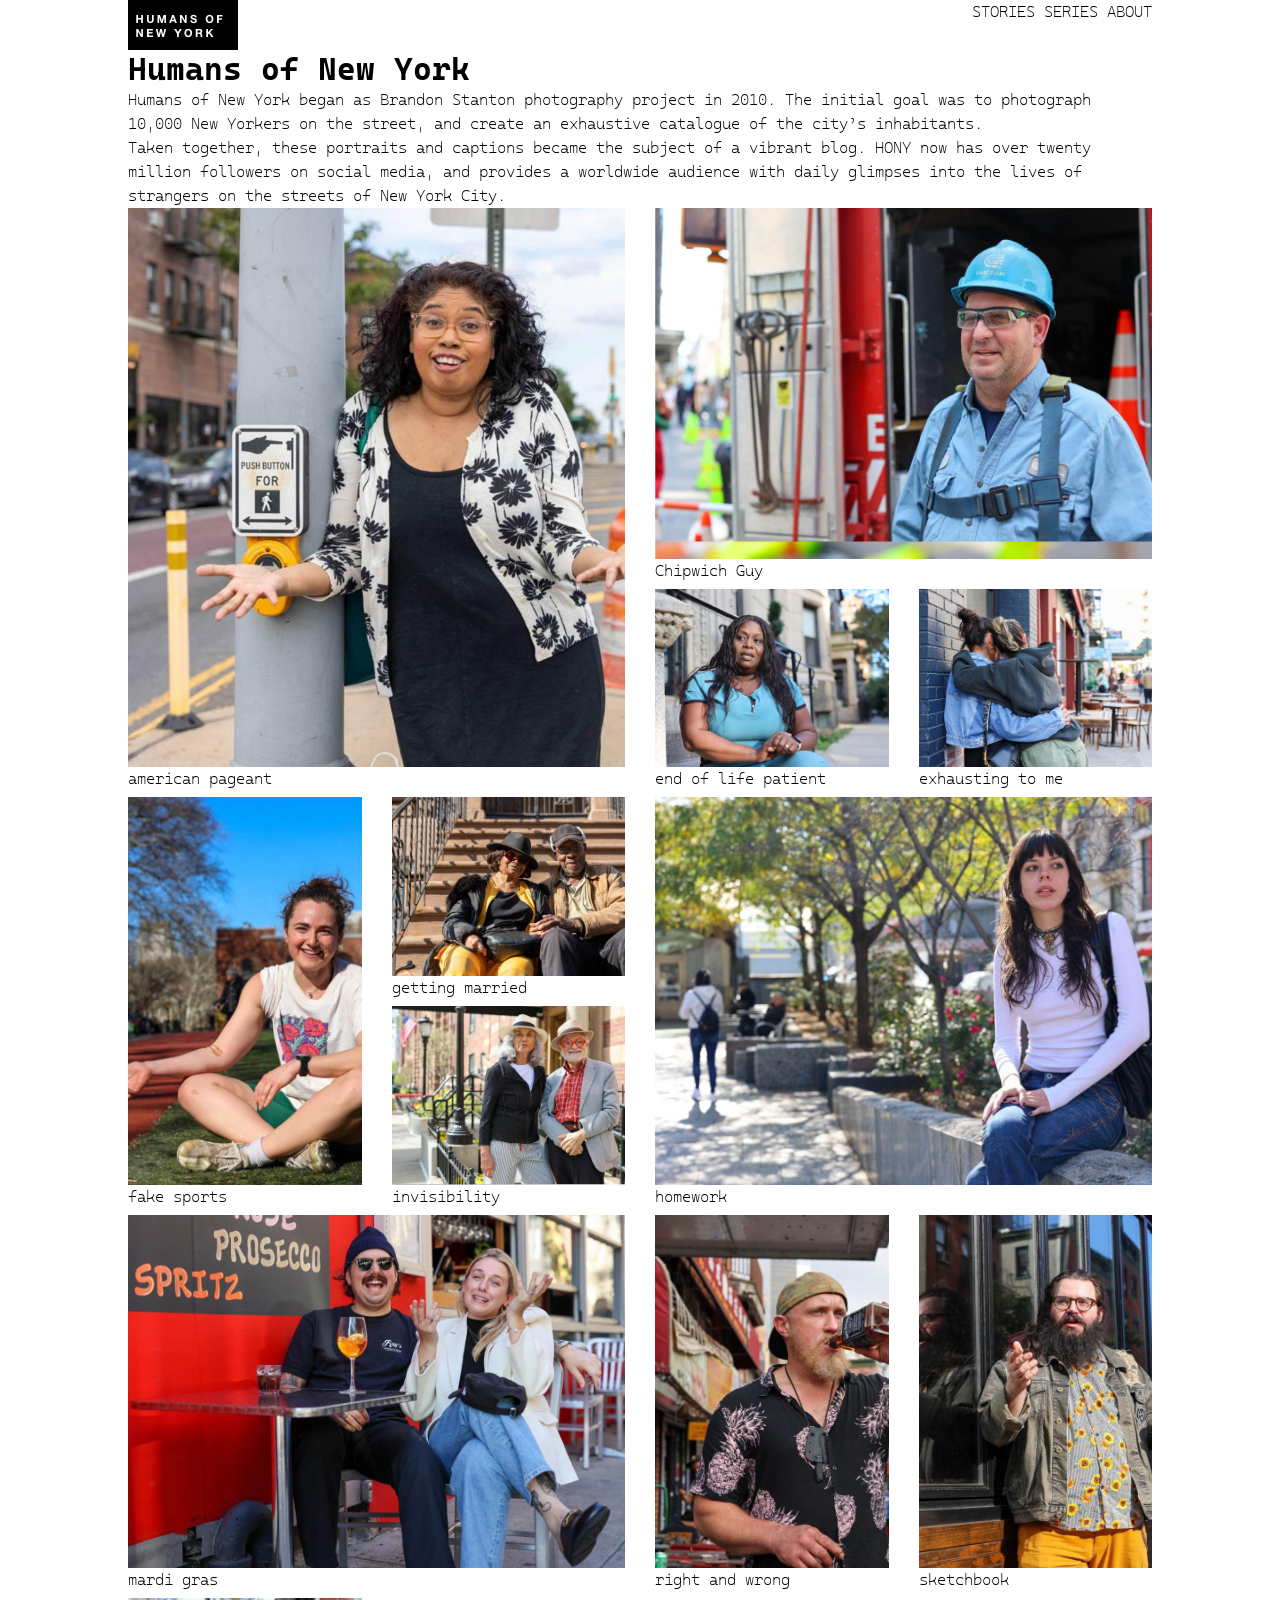
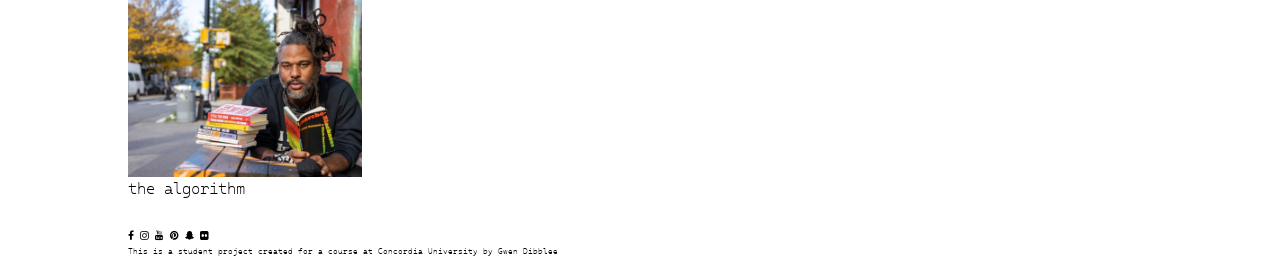
<file: index.html>
<!DOCTYPE html>
<html lang="en">
<head>
    <meta charset="UTF-8">
    <meta name="viewport" content="width=device-width, initial-scale=1.0">
    <title>Humans of New York</title>
    <link rel="stylesheet" href="reset.css">
    <link rel="stylesheet" href="default.css">  
    <link rel="preconnect" href="https://fonts.googleapis.com">
<link rel="preconnect" href="https://fonts.gstatic.com" crossorigin>
<link href="https://fonts.googleapis.com/css2?family=Cascadia+Code:ital,wght@0,200..700;1,200..700&display=swap" rel="stylesheet">
<link rel="stylesheet" href="https://cdnjs.cloudflare.com/ajax/libs/font-awesome/4.7.0/css/font-awesome.min.css">

</head>
<body>
    <div id="wrapper">
        <header>
            <div class="logo">
                <a href="index.html">
                    <img src="assets/logo.png">
                </a>
            </div>
            <nav>
                <a href="stories.html">STORIES</a>
                <a href="#">SERIES</a>
                <a href="index.html">ABOUT</a>
            </nav>
        </header>

        <main>
            <h1>Humans of New York</h1>
            <p>Humans of New York began as Brandon Stanton photography project in 2010.  The initial goal was to photograph 10,000 New Yorkers on the street, and create an exhaustive catalogue of the city’s inhabitants.</p>
            <p>Taken together, these portraits and captions became the subject of a vibrant blog. HONY now has over twenty million followers on social media, and provides a worldwide audience with daily glimpses into the lives of strangers on the streets of New York City. </p>
            <div class="image-container">
                <figure class="im1">
                    <img src="assets/america_pageant.jpg" alt="american pageant" width="1200px" height="800">
                    <figcaption>american pageant</figcaption>
                </figure>

                <figure class="im2">
                    <img src="assets/Chipwich_guy.jpg" alt="Chipwich guy" width="1200px" height="800">
                    <figcaption>Chipwich Guy</figcaption>
                </figure>

                <figure class="im3">
                    <img src="assets/end_of_life_patient.jpg" alt="end of life patient"width="1200px" height="800">
                    <figcaption>end of life patient</figcaption>
                </figure>
                
                <figure class="im4">
                    <img src="assets/exhausting_to_me.jpg" alt="exhausting to me"width="1200px" height="800">
                    <figcaption>exhausting to me</figcaption>
                </figure>
                
                <figure class="im5">
                    <img src="assets/fake_sport.jpg" alt="fake sports"width="1200px" height="800">
                    <figcaption>fake sports</figcaption>
                </figure>
                
                <figure class="im6">
                    <img src="assets/gettin_married.jpg" alt="getting married"width="1200px" height="800">
                    <figcaption>getting married</figcaption>
                </figure>
                
                <figure class="im7">
                    <img src="assets/homework.jpg" alt="homework"width="1200px" height="800">
                    <figcaption>homework</figcaption>
                </figure>
                
                <figure class="im8">
                    <img src="assets/invisibility.jpg" alt="invisibility" width="1200px" height="800">
                    <figcaption>invisibility</figcaption>
                </figure>
                
                <figure class="im9">
                    <img src="assets/Mardi-Gras.jpg" alt="mardi gras"width="1200px" height="800">
                    <figcaption>mardi gras</figcaption>
                </figure>
                
                <figure class="im10">
                    <img src="assets/Right_and_wrong.jpg" alt="right and wrong"width="1200px" height="800">
                    <figcaption>right and wrong</figcaption>
                </figure>
                
                <figure class="im11">
                    <img src="assets/sketchbook.jpg" alt="sketchbook"width="1200px" height="800">
                    <figcaption>sketchbook</figcaption>
                </figure>
                
                <figure class="im12">
                    <img src="assets/the_algorithm.jpg" alt="the algorithm"width="1200px" height="800">
                    <figcaption>the algorithm</figcaption>
                </figure>
                
            </div>

        </main>


        <footer>
            <div class="icon-wrapper"></div>
                <div class="fa fa-facebook"></div>
                <div class="fa fa-instagram"></div>
                <div class="fa fa-youtube"></div>
                <div class="fa fa-pinterest"></div>
                <div class="fa fa-snapchat-ghost"></div>
                <div class="fa fa-flickr"></div>

            <small> <br> This is a student project created for a course at Concordia University by Gwen Dibblee</small>
        </footer>
    </div>
</body>
</html>
</file>
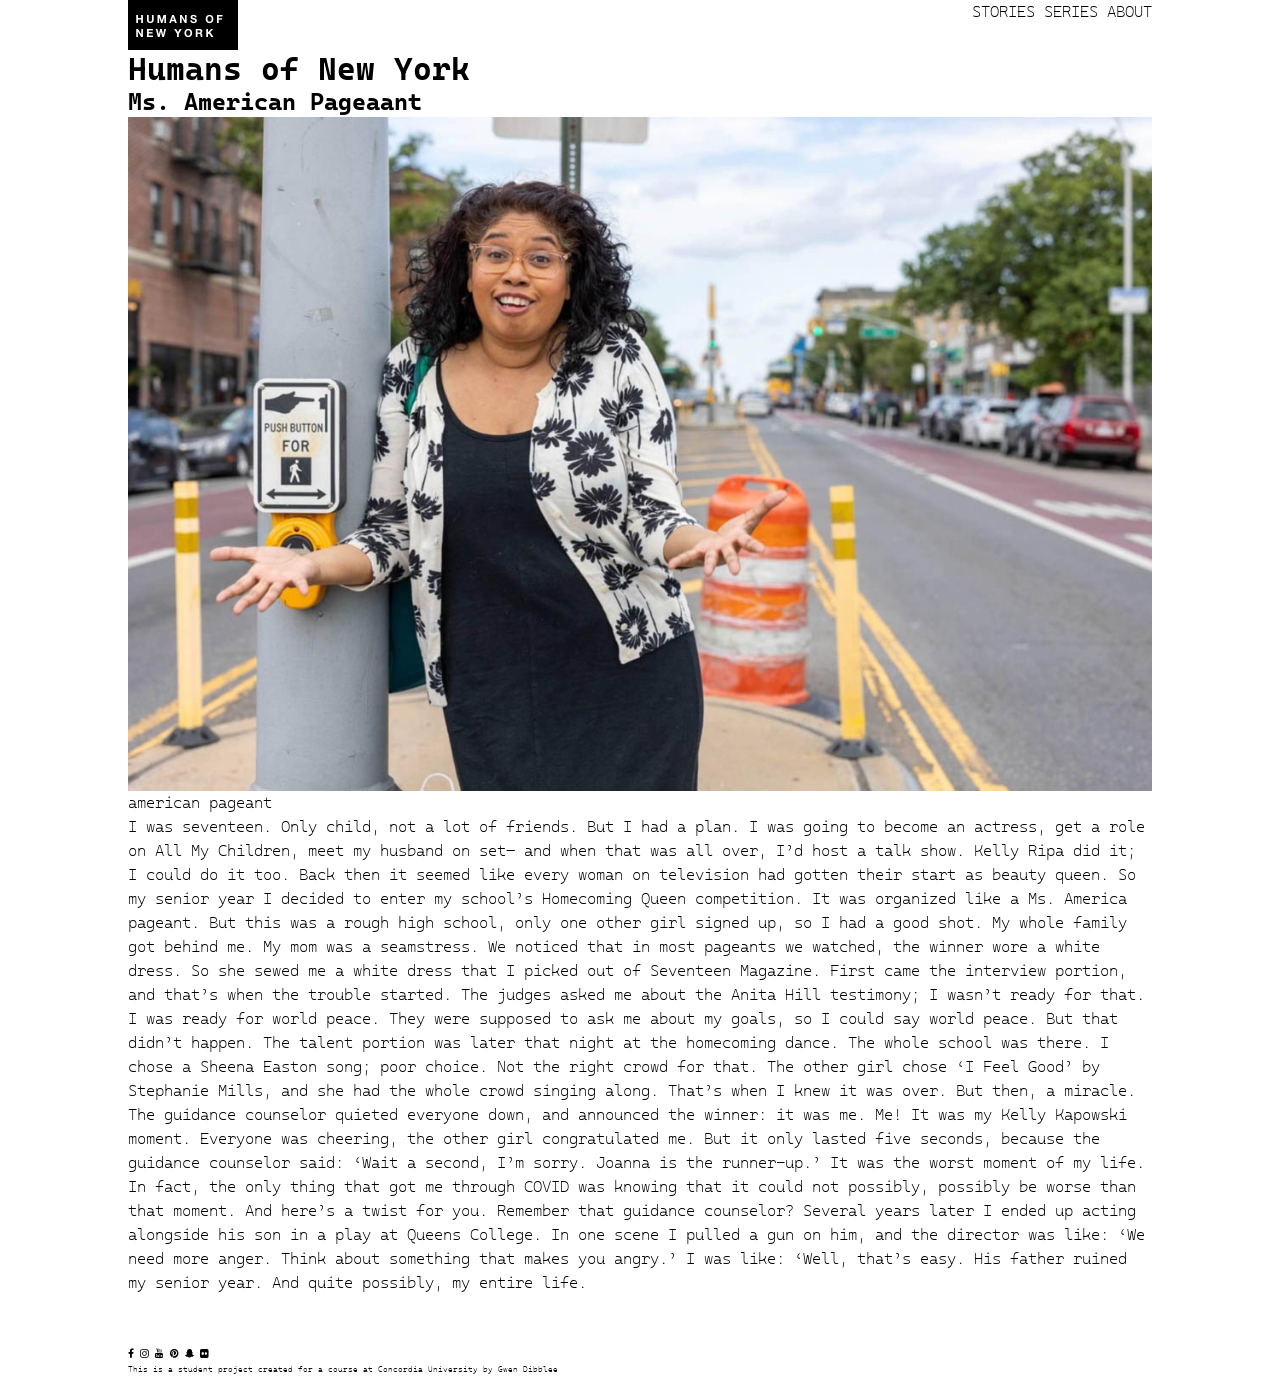
<file: stories.html>
<!DOCTYPE html>
<html lang="en">
<head>
    <meta charset="UTF-8">
    <meta name="viewport" content="width=device-width, initial-scale=1.0">
    <title>Humans of New York</title>
    <link rel="stylesheet" href="reset.css">
    <link rel="stylesheet" href="default.css">  
    <link rel="preconnect" href="https://fonts.googleapis.com">
<link rel="preconnect" href="https://fonts.gstatic.com" crossorigin>
<link href="https://fonts.googleapis.com/css2?family=Cascadia+Code:ital,wght@0,200..700;1,200..700&display=swap" rel="stylesheet">
<link rel="stylesheet" href="https://cdnjs.cloudflare.com/ajax/libs/font-awesome/4.7.0/css/font-awesome.min.css">

</head>
<body>
    <div id="wrapper">
        <header>
            <div class="logo">
                <a href="index.html">
                    <img src="assets/logo.png">
                </a>
            </div>
            <nav>
                <a href="stories.html">STORIES</a>
                <a href="#">SERIES</a>
                <a href="index.html">ABOUT</a>
            </nav>
        </header>

        <main>
            <h1>Humans of New York</h1>
            <h2>Ms. American Pageaant</h2>
            <div class="stroy-container">
                <figure class="im1">
                    <img src="assets/america_pageant.jpg" alt="american pageant" width="1200px" height="800">
                    <figcaption>american pageant</figcaption>
                </figure>

                <p>I was seventeen. Only child, not a lot of friends. But I had a plan. I was going to become an actress, get a role on All My Children, meet my husband on set– and when that was all over, I’d host a talk show. Kelly Ripa did it; I could do it too. Back then it seemed like every woman on television had gotten their start as beauty queen. So my senior year I decided to enter my school’s Homecoming Queen competition. It was organized like a Ms. America pageant. But this was a rough high school, only one other girl signed up, so I had a good shot. My whole family got behind me. My mom was a seamstress. We noticed that in most pageants we watched, the winner wore a white dress. So she sewed me a white dress that I picked out of Seventeen Magazine. First came the interview portion, and that’s when the trouble started. The judges asked me about the Anita Hill testimony; I wasn’t ready for that. I was ready for world peace. They were supposed to ask me about my goals, so I could say world peace. But that didn’t happen. The talent portion was later that night at the homecoming dance. The whole school was there. I chose a Sheena Easton song; poor choice. Not the right crowd for that. The other girl chose ‘I Feel Good’ by Stephanie Mills, and she had the whole crowd singing along. That’s when I knew it was over. But then, a miracle. The guidance counselor quieted everyone down, and announced the winner: it was me. Me! It was my Kelly Kapowski moment. Everyone was cheering, the other girl congratulated me. But it only lasted five seconds, because the guidance counselor said: ‘Wait a second, I’m sorry. Joanna is the runner-up.’ It was the worst moment of my life. In fact, the only thing that got me through COVID was knowing that it could not possibly, possibly be worse than that moment. And here’s a twist for you. Remember that guidance counselor? Several years later I ended up acting alongside his son in a play at Queens College. In one scene I pulled a gun on him, and the director was like: ‘We need more anger. Think about something that makes you angry.’ I was like: ‘Well, that’s easy. His father ruined my senior year. And quite possibly, my entire life.</p>

                
            </div>

        </main>


        <footer>
            <div class="icon-wrapper"></div>
                <div class="fa fa-facebook"></div>
                <div class="fa fa-instagram"></div>
                <div class="fa fa-youtube"></div>
                <div class="fa fa-pinterest"></div>
                <div class="fa fa-snapchat-ghost"></div>
                <div class="fa fa-flickr"></div>

            <small> <br> This is a student project created for a course at Concordia University by Gwen Dibblee</small>
        </footer>
    </div>
</body>
</html>
</file>
<file: default.css>
body {
   font-family: "Cascadia Code", sans-serif;
   font-weight: 50;
}

header {
    display: flex;
    justify-content: space-between;
}

main img{
    width: 100%;
    height: 100%;
    object-fit: cover;
    object-position: left;
}

.image-container{
    display: grid;
    grid-template-columns: repeat(4, 1fr);
    gap: 30px;
}



#wrapper{
width: 80%;
margin: 0 auto;
}

footer{
    margin-top: 2050 px;
    font-size: 10px;
    padding-top: 3%;
}

.icon-wrapper{
    font-size: 1.2rem;
    width:20%;
    margin-left: auto;
    margin-right: auto;
    margin-top: 10px;
    margin-bottom: 20px;
}

.im1{
    grid-column-start: 1;
    grid-column-end: 3;  
    grid-row-start: 1;
    grid-row-end: 3;  
}

.im2{
    grid-column-start: 3;
    grid-column-end: 5;  
    grid-row-start: 1;
    grid-row-end: 2;  
}

.im5{
    grid-column-start: 1;
    grid-column-end: 2;  
    grid-row-start: 3;
    grid-row-end: 5;  
}

.im5 img{
    object-position: center;
}

.im7{
    grid-column-start: 3;
    grid-column-end: 5;  
    grid-row-start: 3;
    grid-row-end: 5;
}

.im9{
    grid-column-start: 1;
    grid-column-end: 3;  
    grid-row-start: 5;
    grid-row-end: 6;
}
</file>
